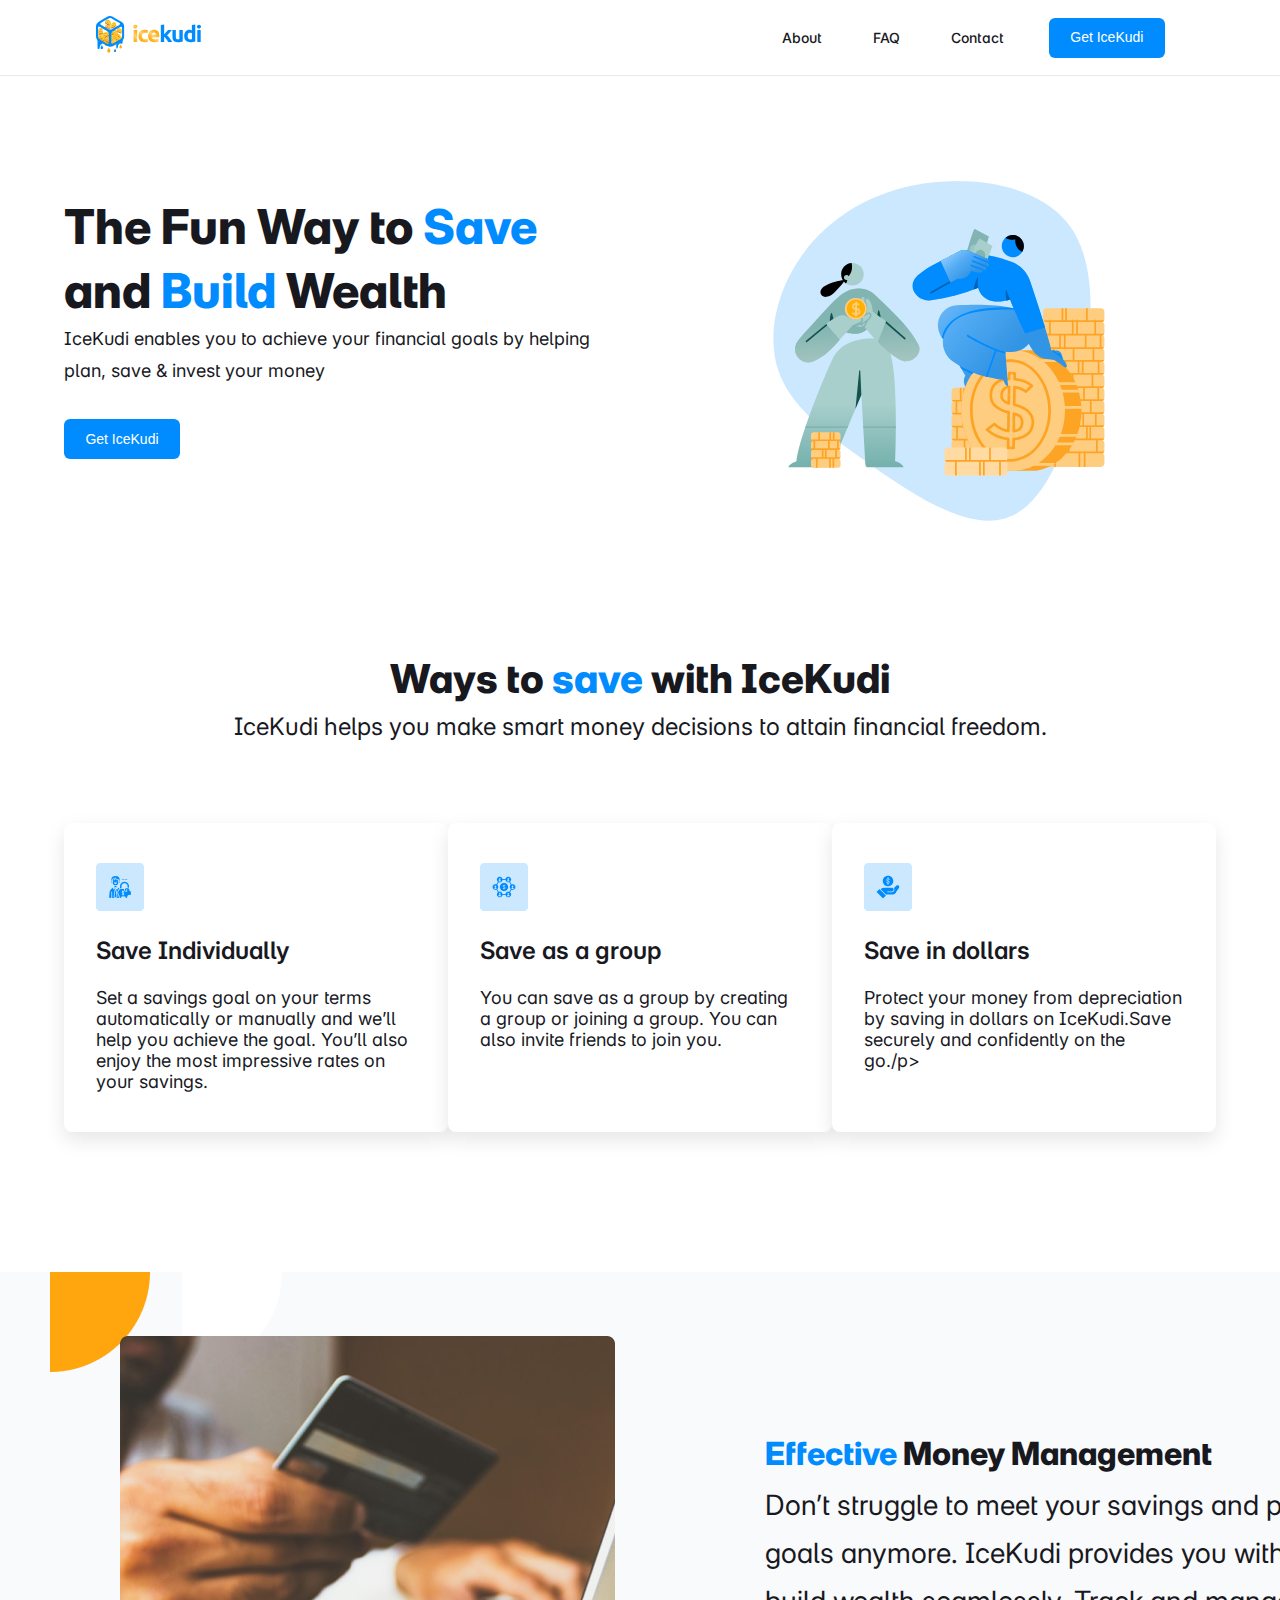
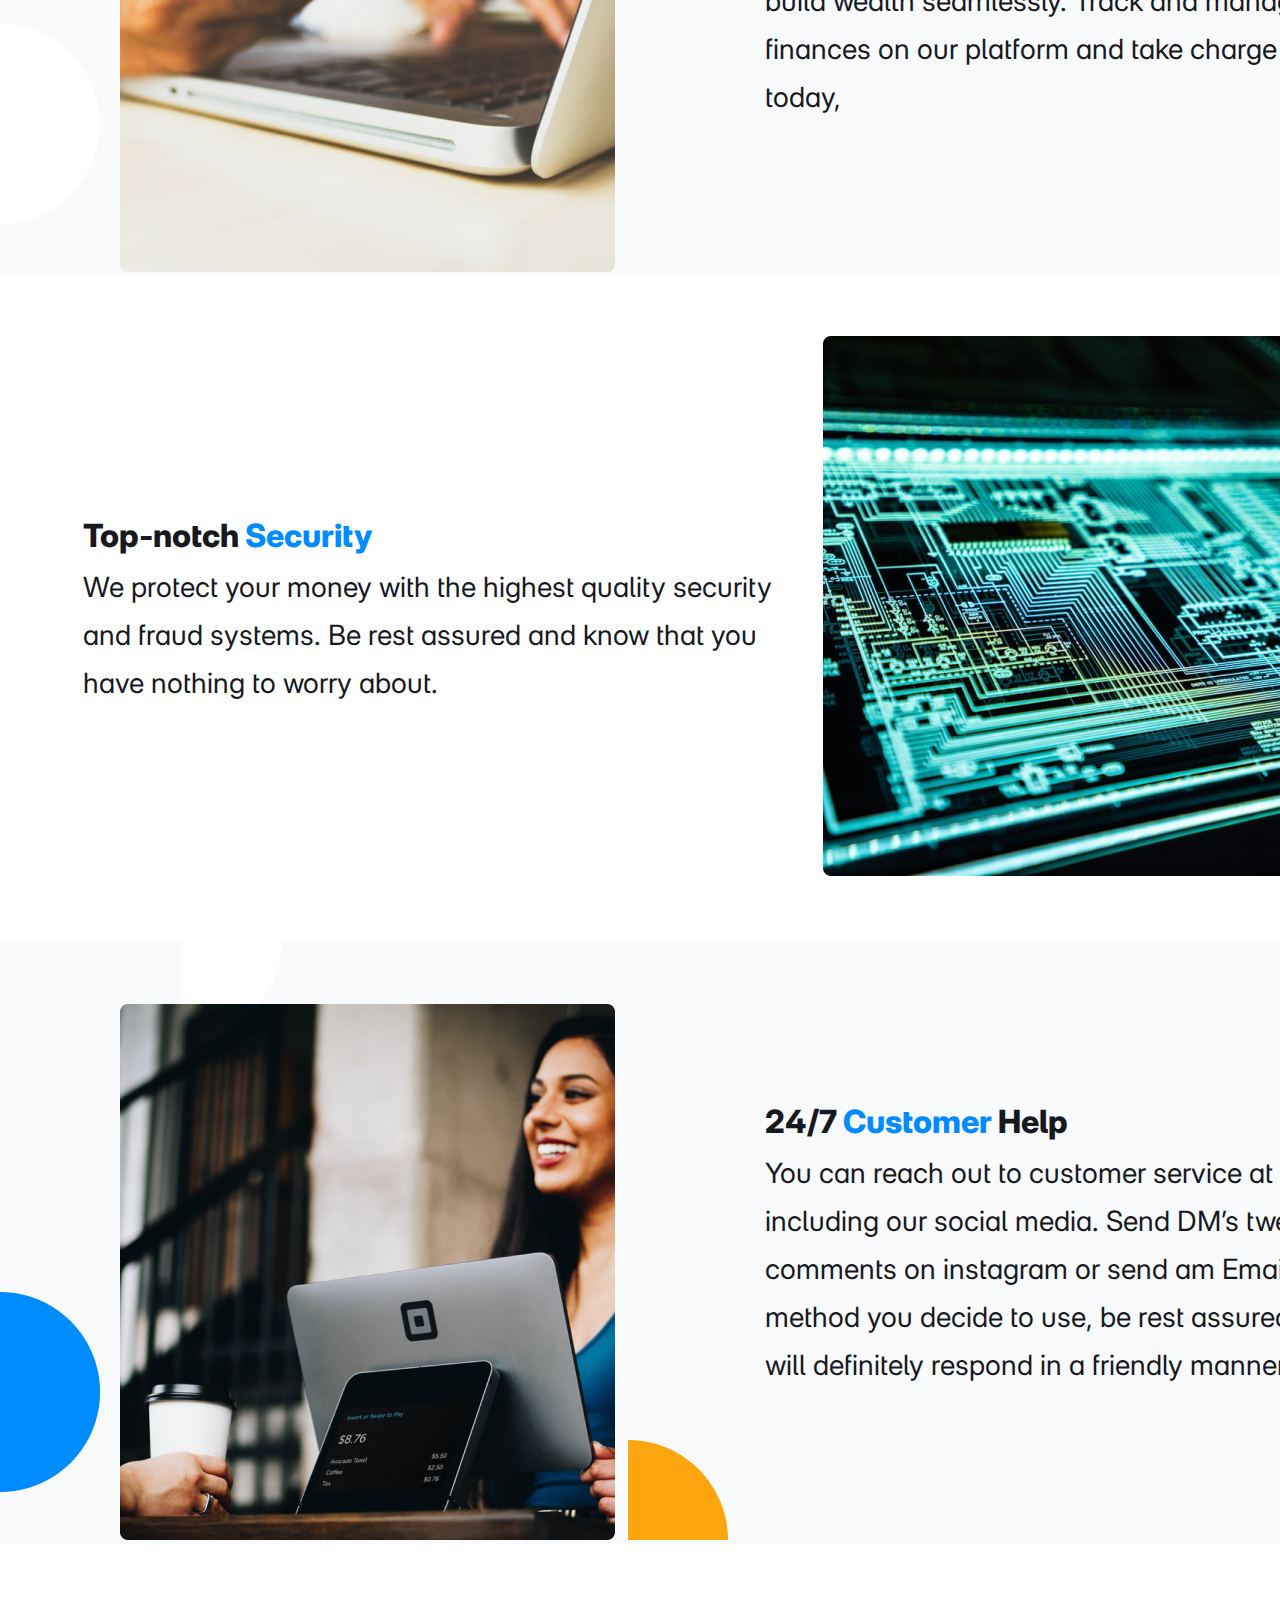
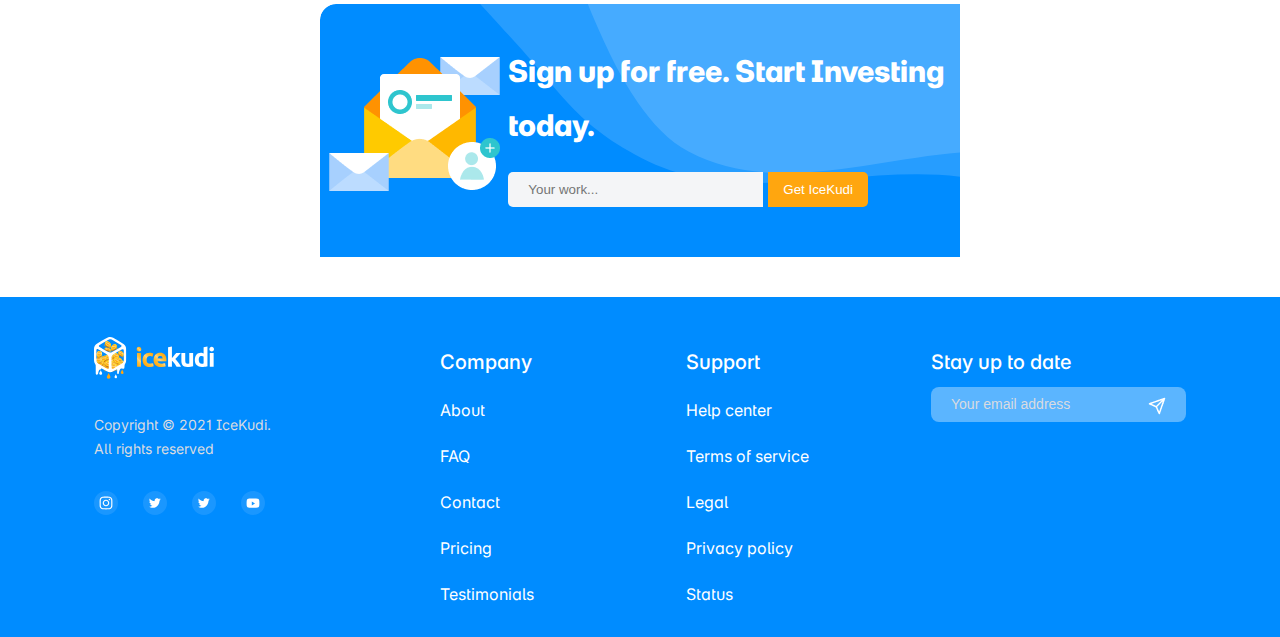
<file: index.html>
<!DOCTYPE html>
<html lang="en">
  <head>
    <meta charset="UTF-8" />
    <meta http-equiv="X-UA-Compatible" content="IE=edge" />
    <meta name="viewport" content="width=device-width, initial-scale=1.0" />
    <title>Icekudi</title>

    <link rel="stylesheet" href="css/index.css" />

    <!-------------- Google fonts link  --------------------------->
    <link
      href="https://fonts.googleapis.com/css2?family=Inter:wght@400;500;700;800&display=swap"
      rel="stylesheet"
    />
  </head>
  <body>
    <div class="content">
      <!-- NAVBAR -->
      <div class="nav-bar">
        <div class="logo">
          <a href="#"> 
            <img src="./images/logo.svg">
          </a>
        </div>
        <ul id="myLinks" class="nav-links">
          <li><a href="./about.html">About</a></li>
          <li><a href="">FAQ</a></li>
          <li><a href="./contact.html">Contact</a></li>
          <li>
            <button>
              <a href="#">Get IceKudi</a>
            </button>
          </li>
        </ul>
       <a href="javascript:void(0);" class="icon" onclick="myFunction()">
          <svg
            xmlns="http://www.w3.org/2000/svg"
            x="0px"
            y="0px"
            width="24"
            height="24"
            viewBox="0 0 50 50"
            style="fill: #000000"
          >
            <path
              d="M 2 9 L 2 11 L 48 11 L 48 9 L 2 9 z M 2 24 L 2 26 L 48 26 L 48 24 L 2 24 z M 2 39 L 2 41 L 48 41 L 48 39 L 2 39 z"
            ></path>
          </svg>
        </a>
      </div>

      <!-- CONTENT -->

      <!-- HERO -->
      <div class="hero">
        <div class="hero-content">
<div class="hero-text">
          <h4>
           The Fun Way to <span>Save</span> and <span>Build</span> Wealth
          </h4>
          <p>
            IceKudi enables you to achieve your financial goals by helping plan,
            save & invest your money
          </p>
          <button>
            <a href="#">Get IceKudi</a>
          </button>
        </div>
        <div class="hero-img">
          <img src="./images/hero.svg">
        </div>
        </div>
        
      </div>

      <div class="ways">
        <h4>Ways to <span>save</span> with IceKudi</h4>
        <p>
          IceKudi helps you make smart money decisions to attain financial
          freedom.
        </p>
      </div>
      <div class="cards">
        <div class="cardOne">
          <img src="./images/iconOne.png" />
          <p class="type">Save Individually</p>
          <p>
            Set a savings goal on your terms automatically or manually and we’ll
            help you achieve the goal. You’ll also enjoy the most impressive
            rates on your savings.
          </p>
        </div>
        <div class="cardOne">
          <img src="./images/iconTwo.png" />
          <p class="type">Save as a group</p>
          <p>
            You can save as a group by creating a group or joining a group. You
            can also invite friends to join you.
          </p>
        </div>
        <div class="cardOne">
          <img src="./images/iconThree.png" />
          <p class="type">Save in dollars</p>
          <p>
            Protect your money from depreciation by saving in dollars on
            IceKudi.Save securely and confidently on the go./p>
          </p>
        </div>
      </div>
      <div class="advantages">
        <div class="effect-img">
          <img src="./images/effective.png">
          
          </div>
          <div class="effect-text">
            <h4> <span>Effective</span> Money Management</h4>
            <P>Don’t struggle to meet your savings and personal finance goals anymore. IceKudi provides you with the tools to build wealth seamlessly. Track and manage your finances on our platform and take charge of your life today,</P>
          </div>
        </div>

        <div class="advantages security">
       
          <div class="security-text">
            <h4>Top-notch <span>Security</span></h4>
            <P>We protect your money with the highest quality security and fraud systems. Be rest assured and know that you have nothing to worry about.</P>
          </div>
           <div class="security-img">
          <img src="./images/security.png">

          </div>
        </div>

        <div class="advantages">
        <div class="effect-img">
          <img src="./images/care.png">
          </div>
          <div class="effect-text">
            <h4>24/7 <span>Customer</span> Help</h4>
            <P>You can reach out to customer service at any time, including our social media. Send DM’s tweets, leave comments on instagram or send am Email. Whichever method you decide to use, be rest assured that someone will definitely respond in a friendly manner.</P>
          </div>
        </div>

        <div class="waitlist">
          <div class="waitlist-components">
<div class="waitlist-img">
<img src="./images/Illustration.png">
          </div>

          <div class="waitlist-form">
            <h4>Sign up for free.
Start Investing today.</h4>
          <form>
            <input type="email" class=""placeholder= "Your work..."
             required>
             <button>
              <a href="#">Get IceKudi</a>
            </button>

          </form>

          </div>
          </div>
          
        </div>
      </div>

      <!-- FOOTER -->
      <section class="footer" id="contact">
        <div class="footer-components">
 <div class="left">
          <div class="footer-logo">
            <img src="./images/footer-logo.svg" />
          </div>
          <div class="copyright">
            <p>
            Copyright © 2021 IceKudi.
            </p>
            <p>All rights reserved</p>
          </div>
          

          <div class="social-media">
            <a href="#">
              <svg width="24" height="24" viewBox="0 0 24 24" fill="none" xmlns="http://www.w3.org/2000/svg">
<path opacity="0.1" fill-rule="evenodd" clip-rule="evenodd" d="M0 12C0 5.37258 5.37258 0 12 0C18.6274 0 24 5.37258 24 12C24 18.6274 18.6274 24 12 24C5.37258 24 0 18.6274 0 12Z" fill="white"/>
<path fill-rule="evenodd" clip-rule="evenodd" d="M12.0006 5.59998C10.2624 5.59998 10.0443 5.60758 9.36161 5.63864C8.68027 5.66984 8.2152 5.77771 7.80827 5.93598C7.38733 6.09945 7.03026 6.31812 6.67452 6.67399C6.31852 7.02972 6.09985 7.38679 5.93585 7.8076C5.77718 8.21467 5.66918 8.67987 5.63851 9.36095C5.60798 10.0436 5.59998 10.2619 5.59998 12C5.59998 13.7382 5.60771 13.9557 5.63864 14.6383C5.66998 15.3197 5.77784 15.7847 5.93598 16.1917C6.09958 16.6126 6.31825 16.9697 6.67412 17.3254C7.02972 17.6814 7.38679 17.9006 7.80747 18.0641C8.21467 18.2224 8.67987 18.3302 9.36108 18.3614C10.0438 18.3925 10.2618 18.4001 11.9998 18.4001C13.7381 18.4001 13.9555 18.3925 14.6382 18.3614C15.3195 18.3302 15.7851 18.2224 16.1924 18.0641C16.6132 17.9006 16.9697 17.6814 17.3253 17.3254C17.6813 16.9697 17.9 16.6126 18.064 16.1918C18.2213 15.7847 18.3293 15.3195 18.3613 14.6385C18.392 13.9558 18.4 13.7382 18.4 12C18.4 10.2619 18.392 10.0438 18.3613 9.36108C18.3293 8.67974 18.2213 8.21467 18.064 7.80773C17.9 7.38679 17.6813 7.02972 17.3253 6.67399C16.9693 6.31798 16.6133 6.09931 16.192 5.93598C15.7839 5.77771 15.3186 5.66984 14.6373 5.63864C13.9546 5.60758 13.7373 5.59998 11.9986 5.59998H12.0006ZM11.4264 6.7533C11.5968 6.75304 11.7869 6.7533 12.0005 6.7533C13.7094 6.7533 13.9119 6.75944 14.5867 6.7901C15.2107 6.81864 15.5494 6.9229 15.775 7.01051C16.0737 7.12651 16.2866 7.26517 16.5105 7.48918C16.7345 7.71318 16.8731 7.92652 16.9894 8.22518C17.077 8.45052 17.1814 8.78919 17.2098 9.4132C17.2405 10.0879 17.2471 10.2905 17.2471 11.9986C17.2471 13.7066 17.2405 13.9092 17.2098 14.5839C17.1813 15.2079 17.077 15.5466 16.9894 15.7719C16.8734 16.0706 16.7345 16.2833 16.5105 16.5071C16.2865 16.7311 16.0738 16.8698 15.775 16.9858C15.5497 17.0738 15.2107 17.1778 14.5867 17.2063C13.912 17.237 13.7094 17.2437 12.0005 17.2437C10.2916 17.2437 10.0891 17.237 9.41439 17.2063C8.79038 17.1775 8.45171 17.0733 8.22598 16.9857C7.92731 16.8697 7.71397 16.731 7.48997 16.507C7.26597 16.283 7.1273 16.0702 7.01103 15.7714C6.92343 15.5461 6.81903 15.2074 6.79063 14.5834C6.75996 13.9087 6.75383 13.706 6.75383 11.997C6.75383 10.2879 6.75996 10.0863 6.79063 9.4116C6.81916 8.78759 6.92343 8.44892 7.01103 8.22332C7.12703 7.92465 7.26597 7.71131 7.48997 7.48731C7.71397 7.26331 7.92731 7.12464 8.22598 7.00837C8.45158 6.92037 8.79038 6.81637 9.41439 6.7877C10.0048 6.76104 10.2336 6.75304 11.4264 6.7517V6.7533ZM15.4169 7.81598C14.9928 7.81598 14.6488 8.15959 14.6488 8.58372C14.6488 9.00773 14.9928 9.35173 15.4169 9.35173C15.8409 9.35173 16.1849 9.00773 16.1849 8.58372C16.1849 8.15972 15.8409 7.81598 15.4169 7.81598ZM12.0006 8.71332C10.1855 8.71332 8.71389 10.1849 8.71389 12C8.71389 13.8151 10.1855 15.2861 12.0006 15.2861C13.8157 15.2861 15.2868 13.8151 15.2868 12C15.2868 10.1849 13.8157 8.71332 12.0006 8.71332ZM12.0006 9.86667C13.1787 9.86667 14.1339 10.8217 14.1339 12C14.1339 13.1782 13.1787 14.1334 12.0006 14.1334C10.8223 14.1334 9.86721 13.1782 9.86721 12C9.86721 10.8217 10.8223 9.86667 12.0006 9.86667Z" fill="white"/>
</svg>
              <!-- <img src="./images/instagram.svg" alt="instagram" class="social-icon" /> -->
            </a>
            <a href="#">
              <svg width="24" height="24" viewBox="0 0 24 24" fill="none" xmlns="http://www.w3.org/2000/svg">
<path opacity="0.1" fill-rule="evenodd" clip-rule="evenodd" d="M0 12C0 5.37258 5.37258 0 12 0C18.6274 0 24 5.37258 24 12C24 18.6274 18.6274 24 12 24C5.37258 24 0 18.6274 0 12Z" fill="white"/>
<path fill-rule="evenodd" clip-rule="evenodd" d="M11.6406 9.75376L11.6658 10.169L11.2461 10.1181C9.71843 9.92324 8.38383 9.26227 7.25067 8.15217L6.69668 7.60136L6.55399 8.00811C6.25181 8.91483 6.44487 9.8724 7.0744 10.5164C7.41015 10.8723 7.33461 10.9232 6.75544 10.7113C6.55399 10.6435 6.37772 10.5927 6.36093 10.6181C6.30218 10.6774 6.50363 11.4486 6.66311 11.7536C6.88134 12.1773 7.32621 12.5926 7.81305 12.8383L8.22434 13.0332L7.73751 13.0417C7.26746 13.0417 7.25067 13.0502 7.30103 13.2281C7.46891 13.7789 8.13201 14.3636 8.87066 14.6179L9.39108 14.7958L8.93781 15.067C8.26631 15.4568 7.4773 15.6771 6.68829 15.6941C6.31057 15.7025 6 15.7364 6 15.7618C6 15.8466 7.02404 16.3211 7.61999 16.5076C9.40786 17.0584 11.5315 16.8211 13.1263 15.8805C14.2595 15.211 15.3926 13.8806 15.9214 12.5926C16.2068 11.9062 16.4922 10.652 16.4922 10.0504C16.4922 9.66055 16.5174 9.6097 16.9874 9.14363C17.2644 8.87246 17.5246 8.57587 17.575 8.49113C17.6589 8.33013 17.6505 8.33013 17.2224 8.47419C16.509 8.72841 16.4083 8.69451 16.7608 8.31318C17.021 8.04201 17.3316 7.55052 17.3316 7.40646C17.3316 7.38104 17.2057 7.42341 17.063 7.49967C16.9119 7.58441 16.5761 7.71152 16.3243 7.78779L15.8711 7.93185L15.4598 7.65221C15.2331 7.49967 14.9142 7.33019 14.7463 7.27935C14.3182 7.16071 13.6635 7.17766 13.2774 7.31324C12.2282 7.69458 11.5651 8.67756 11.6406 9.75376Z" fill="white"/>
</svg>

            </a>

            <a href="#">
             <svg width="24" height="24" viewBox="0 0 24 24" fill="none" xmlns="http://www.w3.org/2000/svg">
<path opacity="0.1" fill-rule="evenodd" clip-rule="evenodd" d="M0 12C0 5.37258 5.37258 0 12 0C18.6274 0 24 5.37258 24 12C24 18.6274 18.6274 24 12 24C5.37258 24 0 18.6274 0 12Z" fill="white"/>
<path fill-rule="evenodd" clip-rule="evenodd" d="M11.6406 9.75376L11.6658 10.169L11.2461 10.1181C9.71843 9.92324 8.38383 9.26227 7.25067 8.15217L6.69668 7.60136L6.55399 8.00811C6.25181 8.91483 6.44487 9.8724 7.0744 10.5164C7.41015 10.8723 7.33461 10.9232 6.75544 10.7113C6.55399 10.6435 6.37772 10.5927 6.36093 10.6181C6.30218 10.6774 6.50363 11.4486 6.66311 11.7536C6.88134 12.1773 7.32621 12.5926 7.81305 12.8383L8.22434 13.0332L7.73751 13.0417C7.26746 13.0417 7.25067 13.0502 7.30103 13.2281C7.46891 13.7789 8.13201 14.3636 8.87066 14.6179L9.39108 14.7958L8.93781 15.067C8.26631 15.4568 7.4773 15.6771 6.68829 15.6941C6.31057 15.7025 6 15.7364 6 15.7618C6 15.8466 7.02404 16.3211 7.61999 16.5076C9.40786 17.0584 11.5315 16.8211 13.1263 15.8805C14.2595 15.211 15.3926 13.8806 15.9214 12.5926C16.2068 11.9062 16.4922 10.652 16.4922 10.0504C16.4922 9.66055 16.5174 9.6097 16.9874 9.14363C17.2644 8.87246 17.5246 8.57587 17.575 8.49113C17.6589 8.33013 17.6505 8.33013 17.2224 8.47419C16.509 8.72841 16.4083 8.69451 16.7608 8.31318C17.021 8.04201 17.3316 7.55052 17.3316 7.40646C17.3316 7.38104 17.2057 7.42341 17.063 7.49967C16.9119 7.58441 16.5761 7.71152 16.3243 7.78779L15.8711 7.93185L15.4598 7.65221C15.2331 7.49967 14.9142 7.33019 14.7463 7.27935C14.3182 7.16071 13.6635 7.17766 13.2774 7.31324C12.2282 7.69458 11.5651 8.67756 11.6406 9.75376Z" fill="white"/>
</svg>

            </a>
            <a href="#">
              <svg width="24" height="24" viewBox="0 0 24 24" fill="none" xmlns="http://www.w3.org/2000/svg">
<path opacity="0.1" fill-rule="evenodd" clip-rule="evenodd" d="M0 12C0 5.37258 5.37258 0 12 0C18.6274 0 24 5.37258 24 12C24 18.6274 18.6274 24 12 24C5.37258 24 0 18.6274 0 12Z" fill="white"/>
<path fill-rule="evenodd" clip-rule="evenodd" d="M17.0008 7.8747C17.5515 8.02583 17.9853 8.47114 18.1325 9.03665C18.4 10.0616 18.4 12.2 18.4 12.2C18.4 12.2 18.4 14.3384 18.1325 15.3634C17.9853 15.9289 17.5515 16.3742 17.0008 16.5254C16.0027 16.8 12 16.8 12 16.8C12 16.8 7.99728 16.8 6.9991 16.5254C6.44834 16.3742 6.01459 15.9289 5.86739 15.3634C5.59998 14.3384 5.59998 12.2 5.59998 12.2C5.59998 12.2 5.59998 10.0616 5.86739 9.03665C6.01459 8.47114 6.44834 8.02583 6.9991 7.8747C7.99728 7.60004 12 7.60004 12 7.60004C12 7.60004 16.0027 7.60004 17.0008 7.8747ZM10.8 10.4V14.4L14 12.4001L10.8 10.4Z" fill="white"/>
</svg>

            </a>
          </div>
        </div>
        <div class="right">
          <div class="rules ice">
            <p class="header">Company</p>
            <p>About</p>
            <p>FAQ</p>
            <p>Contact </p>
            <p>Pricing</p>
            <p>Testimonials</p>
          </div>

          <div class="rules ice">
            <p class="header">Support</p>
            <p>Help center</p>
            <p>Terms of service</p>
            <p>Legal</p>
            <p>Privacy policy</p>
            <p>Status</p>
          </div>

          <div class="rules">
            <p class="header">Stay up to date</p>
            <form class="email">
            <input type="email" placeholder="Your email address" required>
<img src="./images/Vector.png" class="arrow">
          </form>
          </div>
        </div>
        </div>
       
      </section>
    </div>

   <script>
function myFunction() {
  var x = document.getElementById("myLinks");
  if (x.style.display === "block") {
    x.style.display = "none";
  } else {
    x.style.display = "block";
  }
}
</script>
  </body>
</html>
</file>
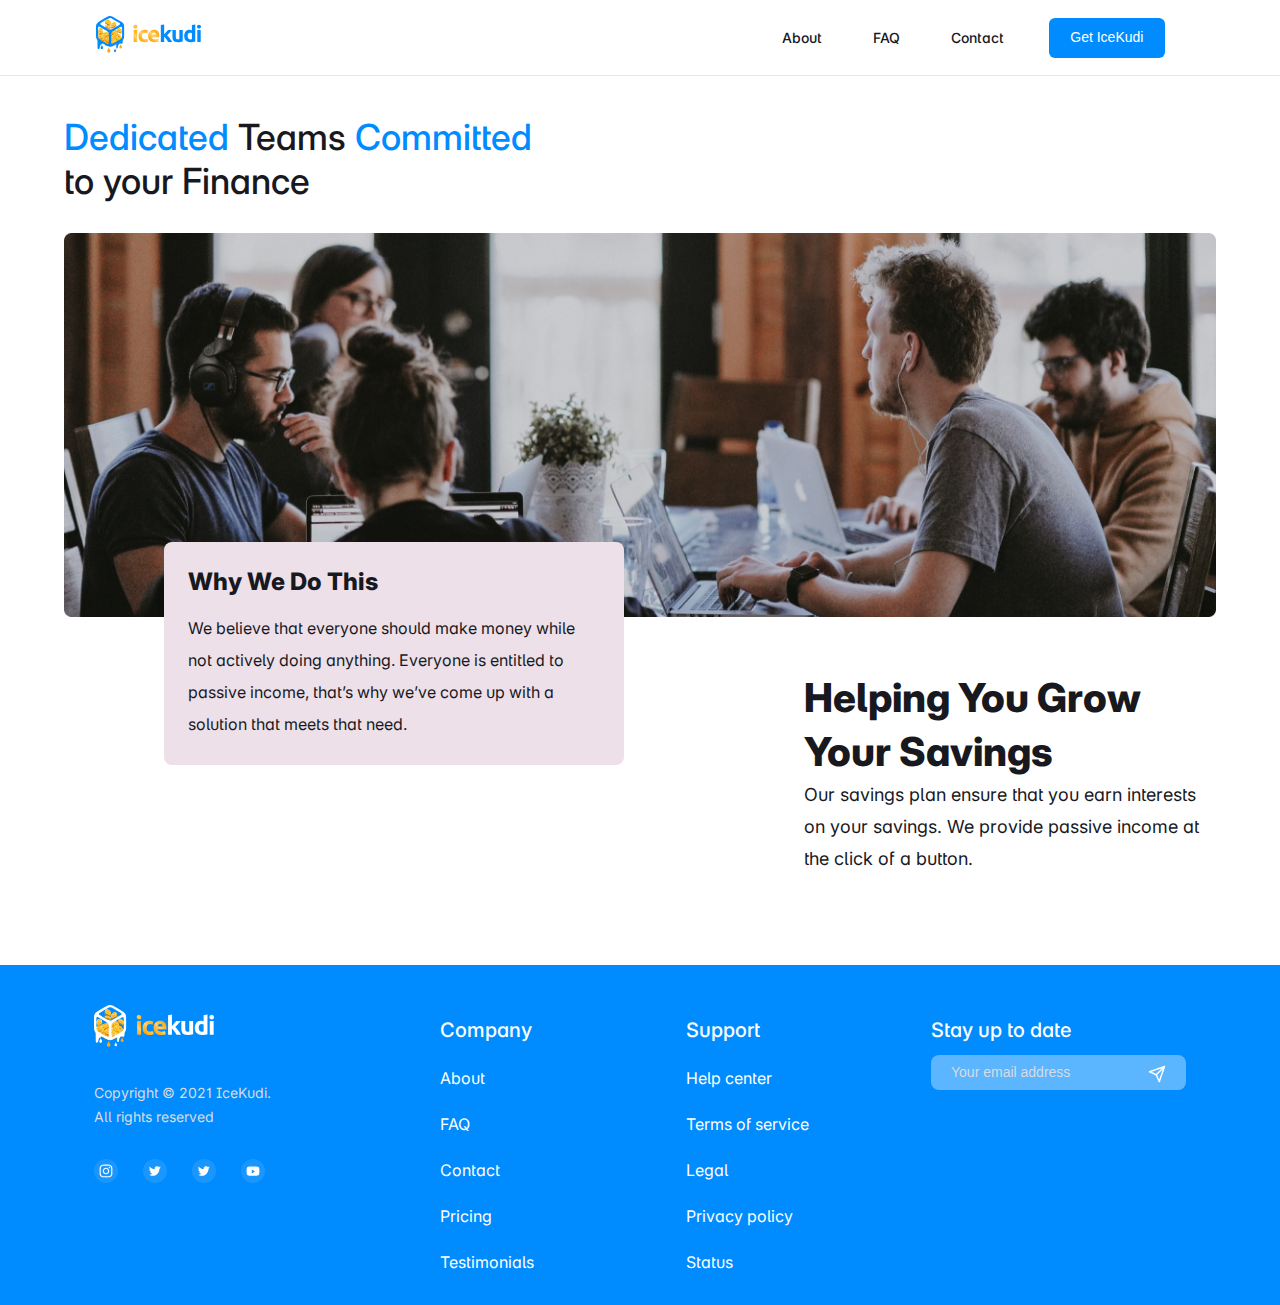
<file: about.html>
<!DOCTYPE html>
<html lang="en">
  <head>
    <meta charset="UTF-8" />
    <meta http-equiv="X-UA-Compatible" content="IE=edge" />
    <meta name="viewport" content="width=device-width, initial-scale=1.0" />
    <title>Icekudi</title>

    <link rel="stylesheet" href="css/about.css" />

    <!-------------- Google fonts link  --------------------------->
    <link
      href="https://fonts.googleapis.com/css2?family=Inter:wght@400;500;700;800&display=swap"
      rel="stylesheet"
    />
  </head>
  <body>
    <div class="content">
      <!-- NAVBAR -->
      <div class="nav-bar">
        <div class="logo">
          <a href="./index.html"> 
            <img src="./images/logo.svg">
          </a>
        </div>
        <ul id="myLinks" ref="myLinks" class="nav-links">
          <li><a href="#">About</a></li>
          <li><a href="#">FAQ</a></li>
          <li><a href="./contact.html">Contact</a></li>
          <li>
            <button>
              <a href="#">Get IceKudi</a>
            </button>
          </li>
        </ul>
        <a href="javascript:void(0);" class="icon" onclick="myFunction()">
          <svg
            xmlns="http://www.w3.org/2000/svg"
            x="0px"
            y="0px"
            width="24"
            height="24"
            viewBox="0 0 50 50"
            style="fill: #000000"
          >
            <path
              d="M 2 9 L 2 11 L 48 11 L 48 9 L 2 9 z M 2 24 L 2 26 L 48 26 L 48 24 L 2 24 z M 2 39 L 2 41 L 48 41 L 48 39 L 2 39 z"
            ></path>
          </svg>
        </a>
      </div>

      <!-- CONTENT -->

      <!-- HERO -->
  <div class="hero">
    <div class="hero-text">
      <p> <span>Dedicated</span> Teams
<span>Committed</span> to your Finance</p>
<div class="hero-img">
 <img src="./images/about-hero.png" />
</div>
     
    </div>
<div class="sub-hero">  
 <div class="card">
     <p class="header">Why We Do This</p>
     <p>We believe that everyone should make money while not actively doing anything. Everyone is entitled to passive income, that’s why we’ve come up with a solution that meets that need.</p>
      </div>

      <div class="grow">
        <h4>Helping You Grow Your Savings</h4>
        <p>
          Our savings plan ensure that you earn interests on your savings. We
          provide passive income at the click of a button.
        </p>
      </div>
</div>
   
    </div>
  </div>
      </div>

      <!-- FOOTER -->
      <section class="footer" id="contact">
        <div class="footer-components">
 <div class="left">
          <div class="footer-logo">
            <img src="./images/footer-logo.svg" />
          </div>
          <div class="copyright">
            <p>
            Copyright © 2021 IceKudi.
            </p>
            <p>All rights reserved</p>
          </div>
          

          <div class="social-media">
            <a href="#">
              <svg width="24" height="24" viewBox="0 0 24 24" fill="none" xmlns="http://www.w3.org/2000/svg">
<path opacity="0.1" fill-rule="evenodd" clip-rule="evenodd" d="M0 12C0 5.37258 5.37258 0 12 0C18.6274 0 24 5.37258 24 12C24 18.6274 18.6274 24 12 24C5.37258 24 0 18.6274 0 12Z" fill="white"/>
<path fill-rule="evenodd" clip-rule="evenodd" d="M12.0006 5.59998C10.2624 5.59998 10.0443 5.60758 9.36161 5.63864C8.68027 5.66984 8.2152 5.77771 7.80827 5.93598C7.38733 6.09945 7.03026 6.31812 6.67452 6.67399C6.31852 7.02972 6.09985 7.38679 5.93585 7.8076C5.77718 8.21467 5.66918 8.67987 5.63851 9.36095C5.60798 10.0436 5.59998 10.2619 5.59998 12C5.59998 13.7382 5.60771 13.9557 5.63864 14.6383C5.66998 15.3197 5.77784 15.7847 5.93598 16.1917C6.09958 16.6126 6.31825 16.9697 6.67412 17.3254C7.02972 17.6814 7.38679 17.9006 7.80747 18.0641C8.21467 18.2224 8.67987 18.3302 9.36108 18.3614C10.0438 18.3925 10.2618 18.4001 11.9998 18.4001C13.7381 18.4001 13.9555 18.3925 14.6382 18.3614C15.3195 18.3302 15.7851 18.2224 16.1924 18.0641C16.6132 17.9006 16.9697 17.6814 17.3253 17.3254C17.6813 16.9697 17.9 16.6126 18.064 16.1918C18.2213 15.7847 18.3293 15.3195 18.3613 14.6385C18.392 13.9558 18.4 13.7382 18.4 12C18.4 10.2619 18.392 10.0438 18.3613 9.36108C18.3293 8.67974 18.2213 8.21467 18.064 7.80773C17.9 7.38679 17.6813 7.02972 17.3253 6.67399C16.9693 6.31798 16.6133 6.09931 16.192 5.93598C15.7839 5.77771 15.3186 5.66984 14.6373 5.63864C13.9546 5.60758 13.7373 5.59998 11.9986 5.59998H12.0006ZM11.4264 6.7533C11.5968 6.75304 11.7869 6.7533 12.0005 6.7533C13.7094 6.7533 13.9119 6.75944 14.5867 6.7901C15.2107 6.81864 15.5494 6.9229 15.775 7.01051C16.0737 7.12651 16.2866 7.26517 16.5105 7.48918C16.7345 7.71318 16.8731 7.92652 16.9894 8.22518C17.077 8.45052 17.1814 8.78919 17.2098 9.4132C17.2405 10.0879 17.2471 10.2905 17.2471 11.9986C17.2471 13.7066 17.2405 13.9092 17.2098 14.5839C17.1813 15.2079 17.077 15.5466 16.9894 15.7719C16.8734 16.0706 16.7345 16.2833 16.5105 16.5071C16.2865 16.7311 16.0738 16.8698 15.775 16.9858C15.5497 17.0738 15.2107 17.1778 14.5867 17.2063C13.912 17.237 13.7094 17.2437 12.0005 17.2437C10.2916 17.2437 10.0891 17.237 9.41439 17.2063C8.79038 17.1775 8.45171 17.0733 8.22598 16.9857C7.92731 16.8697 7.71397 16.731 7.48997 16.507C7.26597 16.283 7.1273 16.0702 7.01103 15.7714C6.92343 15.5461 6.81903 15.2074 6.79063 14.5834C6.75996 13.9087 6.75383 13.706 6.75383 11.997C6.75383 10.2879 6.75996 10.0863 6.79063 9.4116C6.81916 8.78759 6.92343 8.44892 7.01103 8.22332C7.12703 7.92465 7.26597 7.71131 7.48997 7.48731C7.71397 7.26331 7.92731 7.12464 8.22598 7.00837C8.45158 6.92037 8.79038 6.81637 9.41439 6.7877C10.0048 6.76104 10.2336 6.75304 11.4264 6.7517V6.7533ZM15.4169 7.81598C14.9928 7.81598 14.6488 8.15959 14.6488 8.58372C14.6488 9.00773 14.9928 9.35173 15.4169 9.35173C15.8409 9.35173 16.1849 9.00773 16.1849 8.58372C16.1849 8.15972 15.8409 7.81598 15.4169 7.81598ZM12.0006 8.71332C10.1855 8.71332 8.71389 10.1849 8.71389 12C8.71389 13.8151 10.1855 15.2861 12.0006 15.2861C13.8157 15.2861 15.2868 13.8151 15.2868 12C15.2868 10.1849 13.8157 8.71332 12.0006 8.71332ZM12.0006 9.86667C13.1787 9.86667 14.1339 10.8217 14.1339 12C14.1339 13.1782 13.1787 14.1334 12.0006 14.1334C10.8223 14.1334 9.86721 13.1782 9.86721 12C9.86721 10.8217 10.8223 9.86667 12.0006 9.86667Z" fill="white"/>
</svg>
              <!-- <img src="./images/instagram.svg" alt="instagram" class="icon" /> -->
            </a>
            <a href="#">
              <svg width="24" height="24" viewBox="0 0 24 24" fill="none" xmlns="http://www.w3.org/2000/svg">
<path opacity="0.1" fill-rule="evenodd" clip-rule="evenodd" d="M0 12C0 5.37258 5.37258 0 12 0C18.6274 0 24 5.37258 24 12C24 18.6274 18.6274 24 12 24C5.37258 24 0 18.6274 0 12Z" fill="white"/>
<path fill-rule="evenodd" clip-rule="evenodd" d="M11.6406 9.75376L11.6658 10.169L11.2461 10.1181C9.71843 9.92324 8.38383 9.26227 7.25067 8.15217L6.69668 7.60136L6.55399 8.00811C6.25181 8.91483 6.44487 9.8724 7.0744 10.5164C7.41015 10.8723 7.33461 10.9232 6.75544 10.7113C6.55399 10.6435 6.37772 10.5927 6.36093 10.6181C6.30218 10.6774 6.50363 11.4486 6.66311 11.7536C6.88134 12.1773 7.32621 12.5926 7.81305 12.8383L8.22434 13.0332L7.73751 13.0417C7.26746 13.0417 7.25067 13.0502 7.30103 13.2281C7.46891 13.7789 8.13201 14.3636 8.87066 14.6179L9.39108 14.7958L8.93781 15.067C8.26631 15.4568 7.4773 15.6771 6.68829 15.6941C6.31057 15.7025 6 15.7364 6 15.7618C6 15.8466 7.02404 16.3211 7.61999 16.5076C9.40786 17.0584 11.5315 16.8211 13.1263 15.8805C14.2595 15.211 15.3926 13.8806 15.9214 12.5926C16.2068 11.9062 16.4922 10.652 16.4922 10.0504C16.4922 9.66055 16.5174 9.6097 16.9874 9.14363C17.2644 8.87246 17.5246 8.57587 17.575 8.49113C17.6589 8.33013 17.6505 8.33013 17.2224 8.47419C16.509 8.72841 16.4083 8.69451 16.7608 8.31318C17.021 8.04201 17.3316 7.55052 17.3316 7.40646C17.3316 7.38104 17.2057 7.42341 17.063 7.49967C16.9119 7.58441 16.5761 7.71152 16.3243 7.78779L15.8711 7.93185L15.4598 7.65221C15.2331 7.49967 14.9142 7.33019 14.7463 7.27935C14.3182 7.16071 13.6635 7.17766 13.2774 7.31324C12.2282 7.69458 11.5651 8.67756 11.6406 9.75376Z" fill="white"/>
</svg>

            </a>

            <a href="#">
             <svg width="24" height="24" viewBox="0 0 24 24" fill="none" xmlns="http://www.w3.org/2000/svg">
<path opacity="0.1" fill-rule="evenodd" clip-rule="evenodd" d="M0 12C0 5.37258 5.37258 0 12 0C18.6274 0 24 5.37258 24 12C24 18.6274 18.6274 24 12 24C5.37258 24 0 18.6274 0 12Z" fill="white"/>
<path fill-rule="evenodd" clip-rule="evenodd" d="M11.6406 9.75376L11.6658 10.169L11.2461 10.1181C9.71843 9.92324 8.38383 9.26227 7.25067 8.15217L6.69668 7.60136L6.55399 8.00811C6.25181 8.91483 6.44487 9.8724 7.0744 10.5164C7.41015 10.8723 7.33461 10.9232 6.75544 10.7113C6.55399 10.6435 6.37772 10.5927 6.36093 10.6181C6.30218 10.6774 6.50363 11.4486 6.66311 11.7536C6.88134 12.1773 7.32621 12.5926 7.81305 12.8383L8.22434 13.0332L7.73751 13.0417C7.26746 13.0417 7.25067 13.0502 7.30103 13.2281C7.46891 13.7789 8.13201 14.3636 8.87066 14.6179L9.39108 14.7958L8.93781 15.067C8.26631 15.4568 7.4773 15.6771 6.68829 15.6941C6.31057 15.7025 6 15.7364 6 15.7618C6 15.8466 7.02404 16.3211 7.61999 16.5076C9.40786 17.0584 11.5315 16.8211 13.1263 15.8805C14.2595 15.211 15.3926 13.8806 15.9214 12.5926C16.2068 11.9062 16.4922 10.652 16.4922 10.0504C16.4922 9.66055 16.5174 9.6097 16.9874 9.14363C17.2644 8.87246 17.5246 8.57587 17.575 8.49113C17.6589 8.33013 17.6505 8.33013 17.2224 8.47419C16.509 8.72841 16.4083 8.69451 16.7608 8.31318C17.021 8.04201 17.3316 7.55052 17.3316 7.40646C17.3316 7.38104 17.2057 7.42341 17.063 7.49967C16.9119 7.58441 16.5761 7.71152 16.3243 7.78779L15.8711 7.93185L15.4598 7.65221C15.2331 7.49967 14.9142 7.33019 14.7463 7.27935C14.3182 7.16071 13.6635 7.17766 13.2774 7.31324C12.2282 7.69458 11.5651 8.67756 11.6406 9.75376Z" fill="white"/>
</svg>

            </a>
            <a href="#">
              <svg width="24" height="24" viewBox="0 0 24 24" fill="none" xmlns="http://www.w3.org/2000/svg">
<path opacity="0.1" fill-rule="evenodd" clip-rule="evenodd" d="M0 12C0 5.37258 5.37258 0 12 0C18.6274 0 24 5.37258 24 12C24 18.6274 18.6274 24 12 24C5.37258 24 0 18.6274 0 12Z" fill="white"/>
<path fill-rule="evenodd" clip-rule="evenodd" d="M17.0008 7.8747C17.5515 8.02583 17.9853 8.47114 18.1325 9.03665C18.4 10.0616 18.4 12.2 18.4 12.2C18.4 12.2 18.4 14.3384 18.1325 15.3634C17.9853 15.9289 17.5515 16.3742 17.0008 16.5254C16.0027 16.8 12 16.8 12 16.8C12 16.8 7.99728 16.8 6.9991 16.5254C6.44834 16.3742 6.01459 15.9289 5.86739 15.3634C5.59998 14.3384 5.59998 12.2 5.59998 12.2C5.59998 12.2 5.59998 10.0616 5.86739 9.03665C6.01459 8.47114 6.44834 8.02583 6.9991 7.8747C7.99728 7.60004 12 7.60004 12 7.60004C12 7.60004 16.0027 7.60004 17.0008 7.8747ZM10.8 10.4V14.4L14 12.4001L10.8 10.4Z" fill="white"/>
</svg>

            </a>
          </div>
        </div>
        <div class="right">
          <div class="rules">
            <p class="header">Company</p>
            <p>About</p>
            <p>FAQ</p>
            <p>Contact </p>
            <p>Pricing</p>
            <p>Testimonials</p>
          </div>

          <div class="rules">
            <p class="header">Support</p>
            <p>Help center</p>
            <p>Terms of service</p>
            <p>Legal</p>
            <p>Privacy policy</p>
            <p>Status</p>
          </div>

          <div class="rules">
            <p class="header">Stay up to date</p>
            <form class="email">
            <input type="email" placeholder="Your email address" required>
<img src="./images/Vector.png" class="arrow">
          </form>
          </div>
        </div>
        </div>
       
      </section>
    </div>

    <script>
      function myFunction() {
        var x = document.getElementById("myLinks");
        if (x.style.display === "block") {
          x.style.display = "none";
        } else {
          x.style.display = "block";
        }
      }
    </script>
    <!-- <script src="./js/main.js"></script> -->
  </body>
</html>
</file>
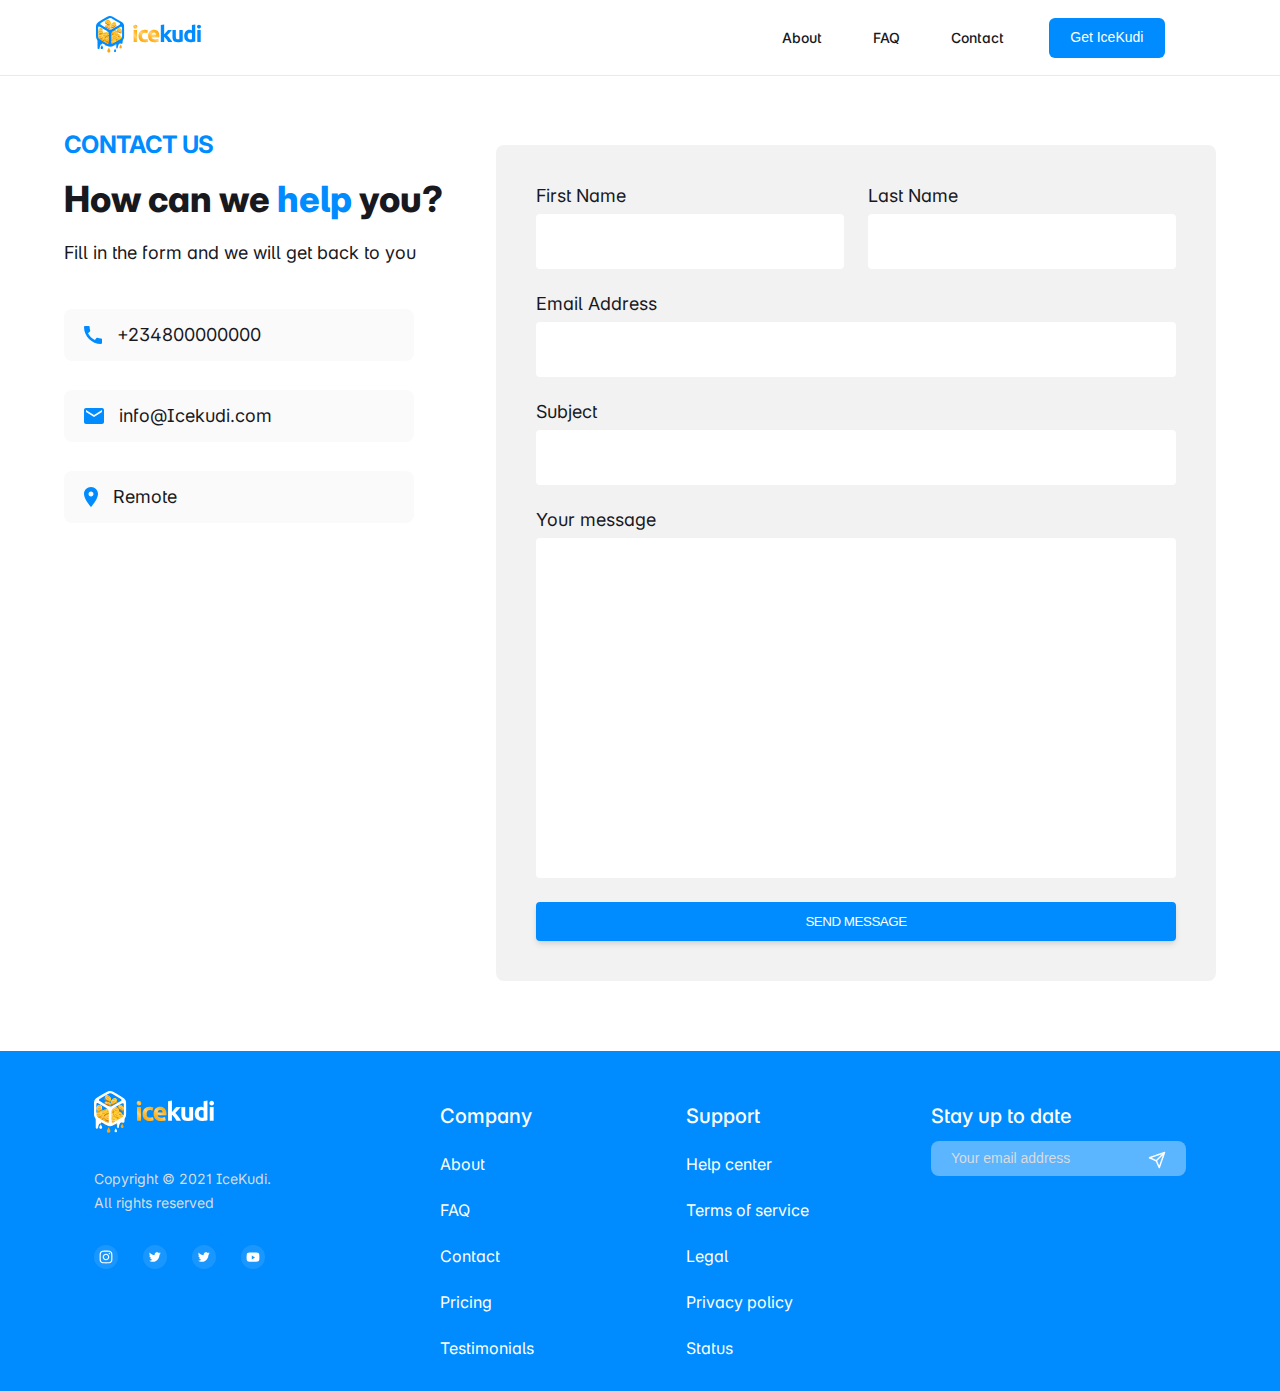
<file: contact.html>
<!DOCTYPE html>
<html lang="en">
  <head>
    <meta charset="UTF-8" />
    <meta http-equiv="X-UA-Compatible" content="IE=edge" />
    <meta name="viewport" content="width=device-width, initial-scale=1.0" />
    <title>Icekudi</title>

    <link rel="stylesheet" href="css/contact.css" />

    <!-------------- Google fonts link  --------------------------->
    <link
      href="https://fonts.googleapis.com/css2?family=Inter:wght@400;500;700;800&display=swap"
      rel="stylesheet"
    />
  </head>
  <body>
    <div class="content">
      <!-- NAVBAR -->
      <div class="nav-bar">
        <div class="logo">
          <a href="./index.html"> 
            <img src="./images/logo.svg">
          </a>
        </div>
        <ul id="myLinks" ref="myLinks" class="nav-links">
          <li><a href="./about.html">About</a></li>
          <li><a href="#">FAQ</a></li>
          <li><a href="#">Contact</a></li>
          <li>
            <button>
              <a href="#">Get IceKudi</a>
            </button>
          </li>
        </ul>
        <a href="javascript:void(0);" class="icon" onclick="myFunction()">
          <svg
            xmlns="http://www.w3.org/2000/svg"
            x="0px"
            y="0px"
            width="24"
            height="24"
            viewBox="0 0 50 50"
            style="fill: #000000"
          >
            <path
              d="M 2 9 L 2 11 L 48 11 L 48 9 L 2 9 z M 2 24 L 2 26 L 48 26 L 48 24 L 2 24 z M 2 39 L 2 41 L 48 41 L 48 39 L 2 39 z"
            ></path>
          </svg>
        </a>
      </div>

      <!-- CONTENT -->

      <!-- CONTACT -->
      <div class="contact">
 <div class="contact-details">
    <div class="contact-left">
      <h5 class="heading">CONTACT US</h5>
      <h4>How can we <span>help</span> you?</h4>
      <p>Fill in the form and we will get back to you</p>
     <div class="info-details">
       <div class="info">
         <img src="./images/call.svg">
          <p>+234800000000</p>
       </div>
       <div class="info">
         <img src="./images/message.svg">
          <p>info@Icekudi.com</p>
       </div>
       <div class="info">
         <img src="./images/remote.svg">
          <p>Remote</p>
       </div>
     </div>
    </div>

    <div class="contact-right">
     <form class="">
       <div class="details">
         <div class="contact-info">
<label>First Name</label>
       <input type="text" class="">
         </div>
          <div class="contact-info">
   <label>Last Name</label>
       <input type="text" class="">
         </div>

     
       </div>
       <div class="contact-info">
<label>Email Address</label>
 <input type="text" class="">
       </div>
        <div class="contact-info">
 <label>Subject</label>
       <input type="text" class="">
       </div>
        <div class="contact-info">
 <label>Your message</label>
       <textarea class="" rows="20" cols="45"></textarea>
       </div>

       <div class="send-btn">
 <button class="">SEND MESSAGE</button>
       </div>
        
      
       
      
     </form>

    </div>
  </div>
      </div>
 
      </div>

      <!-- FOOTER -->
      <section class="footer" id="contact">
        <div class="footer-components">
 <div class="left">
          <div class="footer-logo">
            <img src="./images/footer-logo.svg" />
          </div>
          <div class="copyright">
            <p>
            Copyright © 2021 IceKudi.
            </p>
            <p>All rights reserved</p>
          </div>
          

          <div class="social-media">
            <a href="#">
              <svg width="24" height="24" viewBox="0 0 24 24" fill="none" xmlns="http://www.w3.org/2000/svg">
<path opacity="0.1" fill-rule="evenodd" clip-rule="evenodd" d="M0 12C0 5.37258 5.37258 0 12 0C18.6274 0 24 5.37258 24 12C24 18.6274 18.6274 24 12 24C5.37258 24 0 18.6274 0 12Z" fill="white"/>
<path fill-rule="evenodd" clip-rule="evenodd" d="M12.0006 5.59998C10.2624 5.59998 10.0443 5.60758 9.36161 5.63864C8.68027 5.66984 8.2152 5.77771 7.80827 5.93598C7.38733 6.09945 7.03026 6.31812 6.67452 6.67399C6.31852 7.02972 6.09985 7.38679 5.93585 7.8076C5.77718 8.21467 5.66918 8.67987 5.63851 9.36095C5.60798 10.0436 5.59998 10.2619 5.59998 12C5.59998 13.7382 5.60771 13.9557 5.63864 14.6383C5.66998 15.3197 5.77784 15.7847 5.93598 16.1917C6.09958 16.6126 6.31825 16.9697 6.67412 17.3254C7.02972 17.6814 7.38679 17.9006 7.80747 18.0641C8.21467 18.2224 8.67987 18.3302 9.36108 18.3614C10.0438 18.3925 10.2618 18.4001 11.9998 18.4001C13.7381 18.4001 13.9555 18.3925 14.6382 18.3614C15.3195 18.3302 15.7851 18.2224 16.1924 18.0641C16.6132 17.9006 16.9697 17.6814 17.3253 17.3254C17.6813 16.9697 17.9 16.6126 18.064 16.1918C18.2213 15.7847 18.3293 15.3195 18.3613 14.6385C18.392 13.9558 18.4 13.7382 18.4 12C18.4 10.2619 18.392 10.0438 18.3613 9.36108C18.3293 8.67974 18.2213 8.21467 18.064 7.80773C17.9 7.38679 17.6813 7.02972 17.3253 6.67399C16.9693 6.31798 16.6133 6.09931 16.192 5.93598C15.7839 5.77771 15.3186 5.66984 14.6373 5.63864C13.9546 5.60758 13.7373 5.59998 11.9986 5.59998H12.0006ZM11.4264 6.7533C11.5968 6.75304 11.7869 6.7533 12.0005 6.7533C13.7094 6.7533 13.9119 6.75944 14.5867 6.7901C15.2107 6.81864 15.5494 6.9229 15.775 7.01051C16.0737 7.12651 16.2866 7.26517 16.5105 7.48918C16.7345 7.71318 16.8731 7.92652 16.9894 8.22518C17.077 8.45052 17.1814 8.78919 17.2098 9.4132C17.2405 10.0879 17.2471 10.2905 17.2471 11.9986C17.2471 13.7066 17.2405 13.9092 17.2098 14.5839C17.1813 15.2079 17.077 15.5466 16.9894 15.7719C16.8734 16.0706 16.7345 16.2833 16.5105 16.5071C16.2865 16.7311 16.0738 16.8698 15.775 16.9858C15.5497 17.0738 15.2107 17.1778 14.5867 17.2063C13.912 17.237 13.7094 17.2437 12.0005 17.2437C10.2916 17.2437 10.0891 17.237 9.41439 17.2063C8.79038 17.1775 8.45171 17.0733 8.22598 16.9857C7.92731 16.8697 7.71397 16.731 7.48997 16.507C7.26597 16.283 7.1273 16.0702 7.01103 15.7714C6.92343 15.5461 6.81903 15.2074 6.79063 14.5834C6.75996 13.9087 6.75383 13.706 6.75383 11.997C6.75383 10.2879 6.75996 10.0863 6.79063 9.4116C6.81916 8.78759 6.92343 8.44892 7.01103 8.22332C7.12703 7.92465 7.26597 7.71131 7.48997 7.48731C7.71397 7.26331 7.92731 7.12464 8.22598 7.00837C8.45158 6.92037 8.79038 6.81637 9.41439 6.7877C10.0048 6.76104 10.2336 6.75304 11.4264 6.7517V6.7533ZM15.4169 7.81598C14.9928 7.81598 14.6488 8.15959 14.6488 8.58372C14.6488 9.00773 14.9928 9.35173 15.4169 9.35173C15.8409 9.35173 16.1849 9.00773 16.1849 8.58372C16.1849 8.15972 15.8409 7.81598 15.4169 7.81598ZM12.0006 8.71332C10.1855 8.71332 8.71389 10.1849 8.71389 12C8.71389 13.8151 10.1855 15.2861 12.0006 15.2861C13.8157 15.2861 15.2868 13.8151 15.2868 12C15.2868 10.1849 13.8157 8.71332 12.0006 8.71332ZM12.0006 9.86667C13.1787 9.86667 14.1339 10.8217 14.1339 12C14.1339 13.1782 13.1787 14.1334 12.0006 14.1334C10.8223 14.1334 9.86721 13.1782 9.86721 12C9.86721 10.8217 10.8223 9.86667 12.0006 9.86667Z" fill="white"/>
</svg>
              <!-- <img src="./images/instagram.svg" alt="instagram" class="icon" /> -->
            </a>
            <a href="#">
              <svg width="24" height="24" viewBox="0 0 24 24" fill="none" xmlns="http://www.w3.org/2000/svg">
<path opacity="0.1" fill-rule="evenodd" clip-rule="evenodd" d="M0 12C0 5.37258 5.37258 0 12 0C18.6274 0 24 5.37258 24 12C24 18.6274 18.6274 24 12 24C5.37258 24 0 18.6274 0 12Z" fill="white"/>
<path fill-rule="evenodd" clip-rule="evenodd" d="M11.6406 9.75376L11.6658 10.169L11.2461 10.1181C9.71843 9.92324 8.38383 9.26227 7.25067 8.15217L6.69668 7.60136L6.55399 8.00811C6.25181 8.91483 6.44487 9.8724 7.0744 10.5164C7.41015 10.8723 7.33461 10.9232 6.75544 10.7113C6.55399 10.6435 6.37772 10.5927 6.36093 10.6181C6.30218 10.6774 6.50363 11.4486 6.66311 11.7536C6.88134 12.1773 7.32621 12.5926 7.81305 12.8383L8.22434 13.0332L7.73751 13.0417C7.26746 13.0417 7.25067 13.0502 7.30103 13.2281C7.46891 13.7789 8.13201 14.3636 8.87066 14.6179L9.39108 14.7958L8.93781 15.067C8.26631 15.4568 7.4773 15.6771 6.68829 15.6941C6.31057 15.7025 6 15.7364 6 15.7618C6 15.8466 7.02404 16.3211 7.61999 16.5076C9.40786 17.0584 11.5315 16.8211 13.1263 15.8805C14.2595 15.211 15.3926 13.8806 15.9214 12.5926C16.2068 11.9062 16.4922 10.652 16.4922 10.0504C16.4922 9.66055 16.5174 9.6097 16.9874 9.14363C17.2644 8.87246 17.5246 8.57587 17.575 8.49113C17.6589 8.33013 17.6505 8.33013 17.2224 8.47419C16.509 8.72841 16.4083 8.69451 16.7608 8.31318C17.021 8.04201 17.3316 7.55052 17.3316 7.40646C17.3316 7.38104 17.2057 7.42341 17.063 7.49967C16.9119 7.58441 16.5761 7.71152 16.3243 7.78779L15.8711 7.93185L15.4598 7.65221C15.2331 7.49967 14.9142 7.33019 14.7463 7.27935C14.3182 7.16071 13.6635 7.17766 13.2774 7.31324C12.2282 7.69458 11.5651 8.67756 11.6406 9.75376Z" fill="white"/>
</svg>

            </a>

            <a href="#">
             <svg width="24" height="24" viewBox="0 0 24 24" fill="none" xmlns="http://www.w3.org/2000/svg">
<path opacity="0.1" fill-rule="evenodd" clip-rule="evenodd" d="M0 12C0 5.37258 5.37258 0 12 0C18.6274 0 24 5.37258 24 12C24 18.6274 18.6274 24 12 24C5.37258 24 0 18.6274 0 12Z" fill="white"/>
<path fill-rule="evenodd" clip-rule="evenodd" d="M11.6406 9.75376L11.6658 10.169L11.2461 10.1181C9.71843 9.92324 8.38383 9.26227 7.25067 8.15217L6.69668 7.60136L6.55399 8.00811C6.25181 8.91483 6.44487 9.8724 7.0744 10.5164C7.41015 10.8723 7.33461 10.9232 6.75544 10.7113C6.55399 10.6435 6.37772 10.5927 6.36093 10.6181C6.30218 10.6774 6.50363 11.4486 6.66311 11.7536C6.88134 12.1773 7.32621 12.5926 7.81305 12.8383L8.22434 13.0332L7.73751 13.0417C7.26746 13.0417 7.25067 13.0502 7.30103 13.2281C7.46891 13.7789 8.13201 14.3636 8.87066 14.6179L9.39108 14.7958L8.93781 15.067C8.26631 15.4568 7.4773 15.6771 6.68829 15.6941C6.31057 15.7025 6 15.7364 6 15.7618C6 15.8466 7.02404 16.3211 7.61999 16.5076C9.40786 17.0584 11.5315 16.8211 13.1263 15.8805C14.2595 15.211 15.3926 13.8806 15.9214 12.5926C16.2068 11.9062 16.4922 10.652 16.4922 10.0504C16.4922 9.66055 16.5174 9.6097 16.9874 9.14363C17.2644 8.87246 17.5246 8.57587 17.575 8.49113C17.6589 8.33013 17.6505 8.33013 17.2224 8.47419C16.509 8.72841 16.4083 8.69451 16.7608 8.31318C17.021 8.04201 17.3316 7.55052 17.3316 7.40646C17.3316 7.38104 17.2057 7.42341 17.063 7.49967C16.9119 7.58441 16.5761 7.71152 16.3243 7.78779L15.8711 7.93185L15.4598 7.65221C15.2331 7.49967 14.9142 7.33019 14.7463 7.27935C14.3182 7.16071 13.6635 7.17766 13.2774 7.31324C12.2282 7.69458 11.5651 8.67756 11.6406 9.75376Z" fill="white"/>
</svg>

            </a>
            <a href="#">
              <svg width="24" height="24" viewBox="0 0 24 24" fill="none" xmlns="http://www.w3.org/2000/svg">
<path opacity="0.1" fill-rule="evenodd" clip-rule="evenodd" d="M0 12C0 5.37258 5.37258 0 12 0C18.6274 0 24 5.37258 24 12C24 18.6274 18.6274 24 12 24C5.37258 24 0 18.6274 0 12Z" fill="white"/>
<path fill-rule="evenodd" clip-rule="evenodd" d="M17.0008 7.8747C17.5515 8.02583 17.9853 8.47114 18.1325 9.03665C18.4 10.0616 18.4 12.2 18.4 12.2C18.4 12.2 18.4 14.3384 18.1325 15.3634C17.9853 15.9289 17.5515 16.3742 17.0008 16.5254C16.0027 16.8 12 16.8 12 16.8C12 16.8 7.99728 16.8 6.9991 16.5254C6.44834 16.3742 6.01459 15.9289 5.86739 15.3634C5.59998 14.3384 5.59998 12.2 5.59998 12.2C5.59998 12.2 5.59998 10.0616 5.86739 9.03665C6.01459 8.47114 6.44834 8.02583 6.9991 7.8747C7.99728 7.60004 12 7.60004 12 7.60004C12 7.60004 16.0027 7.60004 17.0008 7.8747ZM10.8 10.4V14.4L14 12.4001L10.8 10.4Z" fill="white"/>
</svg>

            </a>
          </div>
        </div>
        <div class="right">
          <div class="rules">
            <p class="header">Company</p>
            <p>About</p>
            <p>FAQ</p>
            <p>Contact </p>
            <p>Pricing</p>
            <p>Testimonials</p>
          </div>

          <div class="rules">
            <p class="header">Support</p>
            <p>Help center</p>
            <p>Terms of service</p>
            <p>Legal</p>
            <p>Privacy policy</p>
            <p>Status</p>
          </div>

          <div class="rules">
            <p class="header">Stay up to date</p>
            <form class="email">
            <input type="email" placeholder="Your email address" required>
<img src="./images/Vector.png" class="arrow">
          </form>
          </div>
        </div>
        </div>
       
      </section>
    </div>

    <script>
      function myFunction() {
        var x = document.getElementById("myLinks");
        if (x.style.display === "block") {
          x.style.display = "none";
        } else {
          x.style.display = "block";
        }
      }
    </script>
    <!-- <script src="./js/main.js"></script> -->
  </body>
</html>
</file>
<file: css/index.css>
/* GLOBAL STYLES */
*,
*::before,
*::after {
  margin: 0;
  padding: 0;
  box-sizing: border-box;
}

html {
  font-size: 16px;
  overflow-x: hidden;
}

body {
  font-family: "Inter", sans-serif;
  color: #18191f;
  font-weight: normal;
  font-feature-settings: "salt" on, "liga" off;
  text-rendering: optimizeLegibility;
  font-style: normal;
  font-size: 18px;
}

a {
  text-decoration: none;
}

ul {
  list-style: none;
}

i,
a,
button {
  cursor: pointer;
}

/* NAV STYLES */
div.nav-bar {
  display: flex;
  justify-content: space-between;
  padding: 1rem 6rem;
  width: 100%;
  background: #fff;
  box-shadow: 0px 1px 0px #e5e9f2;
}

div.logo {
  font-size: 1.5rem;
  color: #bcc3c7;
}

ul.nav-links {
  display: flex;
  justify-content: center;
  justify-content: space-between;
  align-items: center;
}

ul li {
  margin: 0 1.5vw;
  list-style: none;
  font-size: 1.1rem;
}
.hero button{
   box-sizing: border-box;
  border-radius: 6px;
  padding: 10px 15px;
  border-style: none;
  background: #008cff;
  margin-top: 32px;
}
ul li a, .hero button a {
  text-decoration: none;
  padding: 0.5vw;
  font-weight: 500;
  font-size: 14px;
  line-height: 20px;
  color: #18191f;
}
ul li button{
  box-sizing: border-box;
  border-radius: 6px;
  padding: 10px 15px;
  border-style: none;
  background: #008cff;
}
ul li button a, .hero button a {
  color: #fff;
}
.icon {
  display: none;
}

/* BODY */
.content {
  width: 100%;
}

/* HERO STYLES */
.hero{
    width: 90%;
    margin: 40px auto;
     display: flex;
  justify-content: space-between;
}
.hero-content {
  display: flex;
  justify-content: space-between;
  width: 100%;
  
}
.hero-text{
  margin-top: 80px;
}
.hero-text h4{
  font-weight: 800;
font-size: 48px;
line-height: 64px;
width: 540px;
}
.hero-text p{
  width: 540px;
  font-size: 18px;
line-height: 32px;
}
.hero-img img{
  display: block;
  width: 70%;
  margin: 0 auto;
}

/* WAYS STYLES */
.ways {
  text-align: center;
  width: 90%;
  margin: 40px auto;
  padding: 20px 0;
}
.ways h4 {
  font-weight: 800;
  font-size: 40px;
  line-height: 64px;
}
.ways p {
  text-align: center;
  font-size: 24px;
  line-height: 32px;
}

/* CARDS STYLES */
.cards {
  width: 90%;
   display: flex;
  justify-content: space-between;
  margin: 40px auto 120px;
  padding: 20px 0;
}
.cardOne {
  width: 450px;
  background: #ffffff;
  box-shadow: 0px 8px 20px rgba(0, 0, 0, 0.1);
  border-radius: 8px;
  padding: 40px 32px;
}
.cardOne .type {
  font-weight: 600;
  font-size: 24px;
  line-height: 32px;
  padding: 20px 0;
}

/* ADVANTAGES STYLES */
.advantages {
  display: grid;
  grid-template-columns: 1fr 1fr;
  grid-gap: 30px;
  width: 100%;
  display: flex;
  justify-content: space-between;
  align-items: center;
  background: #f9fafc;
  margin-bottom: 60px;
}
.security{
  background-color: #fff;
}
.security-text {
  margin-left: 6.5%;
}
.security-img {
  margin-right: 6.5%;
}
.effect-text {
  margin-right: 6.5%;
}
.effect-text h4,
.security-text h4 {
  font-weight: 800;
  font-size: 32px;
  line-height: 54px;
}
.effect-text p,
.security-text p {
  width: 710px;
  font-size: 28px;
  line-height: 48px;
}
.hero span,.effect-text span,
.security-text span,
.ways span {
  color: #008cff;
}

/* WAITLIST STYLES */
.waitlist{
  background-image: url("../images/bg.svg");
width: 50%;
 margin: 40px auto;
  padding: 40px 0 20px;
}
.waitlist-components{
 display: flex;
  justify-content: space-evenly;
  
 
}
.waitlist h4 {
  font-weight: 800;
font-size: 30px;
line-height: 54px;
color: #fff;
width: 445px;
margin-bottom: 20px;
}
.waitlist-form{
  margin-bottom: 30px;
}
.waitlist input {
  background: #F4F5F7;
border-radius: 5px 0px 0px 5px;
padding: 10px 20px;
width: 255px;
border-style: none;
}
.waitlist button{
  background: #FFA60F;
border-radius: 0px 5px 5px 0px;
padding: 10px 15px;
  border-style: none;
 
}
.waitlist-form button a{
 color: #fff;
}

/* FOOTER STYLES */

.footer {
  background: #008cff;
  width: 100%;
}
.footer-logo{
  margin: 0 0 30px;
}
.footer-components {
  display: flex;
  justify-content: space-between;
  width: 90%;
  margin: 20px auto 0;
  padding: 0 30px 20px;
}
.left{
   margin-top: 40px;
}
.right {
  display: grid;
  grid-template-columns: 1fr 1fr 1fr;
  grid-gap: 30px;
  margin-top: 40px;
}
.rules .header {
  font-weight: 500;
  font-size: 20px;
  line-height: 30px;
}
.rules p {
  padding: 10px 0;
  font-weight: normal;
  font-size: 16px;
  line-height: 26px;
  color: #fff;
}

.copyright {
  font-weight: normal;
  font-size: 14px;
  line-height: 24px;
  width: 346px;
  color: #d9dbe1;
}
.social-media {
  margin-top: 30px;
}

.social-media svg {
  margin-right: 20px;
}
.rules input{
  background: rgba(255, 255, 255, 0.356);
/* opacity: 0.2; */
border-radius: 8px;
padding: 10px 20px;
width: 255px;
border-style: none;
}
.rules input::placeholder{
font-weight: normal;
font-size: 14px;
line-height: 24px;
color: #D9DBE1 !important;
}
.email{
  position: relative;
}
.arrow{
  position: absolute;
  top:10px;
  right: 20px;
  cursor: pointer;
}
/* MEDIA QUERIES */

@media  (max-width: 1024px) {
.content {
  width: 100%;
}

/* HERO STYLES */
.hero{
    width: 90%;
    margin: 40px auto;
     display: flex;
  justify-content: space-between;
}
.hero-img{
  display: none;
}
.hero-content {
  display: flex;
  justify-content: space-between;
  width: 100%;
  
}
.hero-text{
  margin-top: 80px;
}
.hero-text h4{
width: 100%;
}
.hero-text p{
width: 100%;
}
.hero-img img{
  display: block;
  width: 70%;
  margin: 0 auto;
}
/* CARDS STYLES */
.cards {
  display: block;
 
}
.cardOne {
  width: 90%;
  margin: 20px auto;
}
/* ADVANTAGES STYLES */
.advantages {
  display: block;
   width: 90%;
  margin: 20px auto;
  align-items: center;
  background: #f9fafc;
  margin-bottom: 60px;
}
.effect-text,.security-text{
  width: 90%;
  margin: 20px auto;
}
.effect-text h4,
.security-text h4 {
  width: 100%;
  text-align: center;
}
.effect-text p,
.security-text p {
  width: 100%;
  text-align: center;
}
/* WAITLIST STYLES */
.waitlist{
  width: 80%;
}

.security-img{
    display: none;
  }

}

@media  (max-width: 768px) {
  div.nav-bar {
    padding: 10px 5px;
    width: 100%;
    display: block;
    position: relative;
  }
  div.logo {
    width: 100%;
    display: block;
  }
  ul {
    display: block;
  }
  ul.nav-links {
    display: block;
    width: 100%;
    margin-top: 20px;
  }

  ul li {
    list-style: none;
    font-size: 1.1rem;
    width: 100%;
    text-align: center;
    padding: 10px 20px;
    margin: 0px;
  }
  .icon {
    display: block;
    position: absolute;
    right: 0;
    top: 10px;
    padding: 10px 10px;
    font-size: 1.5em;
    color: white;
  }
  #myLinks {
    display: none;
  }
  .effect-img,.security-img,.hero-img{
    display: none;
  }
  /* FOOTER STYLES */
.footer-components {
  display: flex;
  justify-content: space-between;
  display: block;
  width: 90%;
  margin: 20px auto 0;
  padding: 0 30px 20px;
}
.left{
   margin-top: 40px;
}
.right {
  display: grid;
  grid-template-columns: 1fr 1fr 1fr;
  grid-gap: 30px;
  margin-top: 40px;
}
/* WAITLIST STYLES */
.waitlist{
  display: block;
  width: 80%;
  padding: 40px 40px 20px;
}
.waitlist-components{
 display: block;
 padding: auto;
  
}
.waitlist h4 {
  font-weight: 800;
font-size: 30px;
line-height: 54px;
width: 90%;
}
.waitlist input {
padding: 10px 20px;
width: 60%;
}
.footer-components {
  /* display: block; */
  align-items: center;
  justify-content: center;
}
.right{
  display: none;
}
}
</file>
<file: css/about.css>
/* GLOBAL STYLES */
*,
*::before,
*::after {
  margin: 0;
  padding: 0;
  box-sizing: border-box;
}

html {
  font-size: 16px;
  overflow-x: hidden;
}

body {
  font-family: "Inter", sans-serif;
  color: #18191f;
  font-weight: normal;
  font-feature-settings: "salt" on, "liga" off;
  text-rendering: optimizeLegibility;
  font-style: normal;
  font-size: 18px;
}

a {
  text-decoration: none;
}

ul {
  list-style: none;
}

i,
a,
button {
  cursor: pointer;
}

/* NAV STYLES */
div.nav-bar {
  display: flex;
  justify-content: space-between;
  padding: 1rem 6rem;
  width: 100%;
  background: #fff;
  box-shadow: 0px 1px 0px #e5e9f2;
}

div.logo {
  font-size: 1.5rem;
  color: #bcc3c7;
}

ul.nav-links {
  display: flex;
  justify-content: center;
  justify-content: space-between;
  align-items: center;
}

ul li {
  margin: 0 1.5vw;
  list-style: none;
  font-size: 1.1rem;
}
.hero button {
  box-sizing: border-box;
  border-radius: 6px;
  padding: 10px 15px;
  border-style: none;
  background: #008cff;
  margin-top: 32px;
}
ul li a,
.hero button a {
  text-decoration: none;
  padding: 0.5vw;
  font-weight: 500;
  font-size: 14px;
  line-height: 20px;
  color: #18191f;
}
ul li button {
  box-sizing: border-box;
  border-radius: 6px;
  padding: 10px 15px;
  border-style: none;
  background: #008cff;
}
ul li button a,
.hero button a {
  color: #fff;
}
.icon {
  display: none;
}

/* HERO STYLES */
.hero {
  width: 90%;
  margin: 40px auto;
}
.hero-text p {
  font-weight: 500;
  font-size: 36px;
  line-height: 44px;
  width: 469px;
  margin-bottom: 30px;
}
.hero-text span {
  color: #008cff;
}

.hero-img img {
  width: 100%;
}
.sub-hero {
  position: relative;
  display: flex;
  justify-content: space-between;
}
.grow {
  margin: 50px 0 50px auto;
}
.grow h4 {
  font-weight: 800;
  font-size: 40px;
  line-height: 54px;
  width: 412px;
}
.grow p {
  font-weight: normal;
  font-size: 18px;
  line-height: 32px;
  width: 412px;
}
.card {
  position: absolute;
  background: #ede0e9;
  border-radius: 8px;
  padding: 25px 24px;
  width: 460px;
  bottom: 160px;
  left: 100px;
}
.card .header {
  font-weight: 800;
  font-size: 24px;
  line-height: 29px;
  padding-bottom: 16px;
}
.card p {
  font-weight: normal;
  font-size: 16px;
  line-height: 32px;
  width: 412px;
}

/* FOOTER STYLES */

.footer {
  background: #008cff;
  width: 100%;
}
.footer-logo {
  margin: 0 0 30px;
}
.footer-components {
  display: flex;
  justify-content: space-between;
  width: 90%;
  margin: 20px auto 0;
  padding: 0 30px 20px;
}
.left {
  margin-top: 40px;
}
.right {
  display: grid;
  grid-template-columns: 1fr 1fr 1fr;
  grid-gap: 30px;
  margin-top: 40px;
}
.rules .header {
  font-weight: 500;
  font-size: 20px;
  line-height: 30px;
}
.rules p {
  padding: 10px 0;
  font-weight: normal;
  font-size: 16px;
  line-height: 26px;
  color: #fff;
}

.copyright {
  font-weight: normal;
  font-size: 14px;
  line-height: 24px;
  width: 346px;
  color: #d9dbe1;
}
.social-media {
  margin-top: 30px;
}

.social-media svg {
  margin-right: 20px;
}
.rules input {
  background: rgba(255, 255, 255, 0.356);
  /* opacity: 0.2; */
  border-radius: 8px;
  padding: 10px 20px;
  width: 255px;
  border-style: none;
}
.rules input::placeholder {
  font-weight: normal;
  font-size: 14px;
  line-height: 24px;
  color: #d9dbe1 !important;
}
.email {
  position: relative;
}
.arrow {
  position: absolute;
  top: 10px;
  right: 20px;
  cursor: pointer;
}
/* MEDIA QUERIES */

@media  (max-width: 768px) {
  div.nav-bar {
    padding: 10px 5px;
    width: 100%;
    display: block;
    position: relative;
  }
  div.logo {
    width: 100%;
    display: block;
  }
  ul {
    display: block;
  }
  ul.nav-links {
    display: block;
    width: 100%;
    margin-top: 20px;
  }

  ul li {
    list-style: none;
    font-size: 1.1rem;
    width: 100%;
    text-align: center;
    padding: 10px 20px;
    margin: 0px;
  }
  .icon {
    display: block;
    position: absolute;
    right: 0;
    top: 10px;
    padding: 10px 10px;
    font-size: 1.5em;
    color: white;
  }
  #myLinks {
    display: none;
  }
  /* FOOTER STYLES */
.footer-components {
  display: flex;
  justify-content: space-between;
  display: block;
  width: 90%;
  margin: 20px auto 0;
  padding: 0 30px 20px;
}
.left{
   margin-top: 40px;
}
.right {
  display: grid;
  grid-template-columns: 1fr 1fr 1fr;
  grid-gap: 30px;
  margin-top: 40px;
}
.card{
  display: none;
}
.hero-text p{
  width:100%;
}
.grow h4{
  width: 100%;
}
.grow p{
  width: 100%;
}
.sub-hero {
  display: block;
  /* justify-content: space-between; */
}

/* WAITLIST STYLES */
.waitlist{
  display: block;
  width: 80%;
  padding: 40px 40px 20px;
}
.waitlist-components{
 display: block;
 padding: auto;
  
}
.waitlist h4 {
  font-weight: 800;
font-size: 30px;
line-height: 54px;
width: 90%;
}
.waitlist input {
padding: 10px 20px;
width: 60%;
}
.footer-components {
  /* display: block; */
  align-items: center;
  justify-content: center;
}
.right{
  display: none;
}

}
</file>
<file: css/contact.css>
/* GLOBAL STYLES */
*,
*::before,
*::after {
  margin: 0;
  padding: 0;
  box-sizing: border-box;
}

html {
  font-size: 16px;
  overflow-x: hidden;
}

body {
  font-family: "Inter", sans-serif;
  color: #18191f;
  font-weight: normal;
  font-feature-settings: "salt" on, "liga" off;
  text-rendering: optimizeLegibility;
  font-style: normal;
  font-size: 18px;
}

a {
  text-decoration: none;
}

ul {
  list-style: none;
}

i,
a,
button {
  cursor: pointer;
}

/* NAV STYLES */
div.nav-bar {
  display: flex;
  justify-content: space-between;
  padding: 1rem 6rem;
  width: 100%;
  background: #fff;
  box-shadow: 0px 1px 0px #e5e9f2;
}

div.logo {
  font-size: 1.5rem;
  color: #bcc3c7;
}

ul.nav-links {
  display: flex;
  justify-content: center;
  justify-content: space-between;
  align-items: center;
}

ul li {
  margin: 0 1.5vw;
  list-style: none;
  font-size: 1.1rem;
}
.hero button {
  box-sizing: border-box;
  border-radius: 6px;
  padding: 10px 15px;
  border-style: none;
  background: #008cff;
  margin-top: 32px;
}
ul li a,
.hero button a {
  text-decoration: none;
  padding: 0.5vw;
  font-weight: 500;
  font-size: 14px;
  line-height: 20px;
  color: #18191f;
}
ul li button {
  box-sizing: border-box;
  border-radius: 6px;
  padding: 10px 15px;
  border-style: none;
  background: #008cff;
}
ul li button a,
.hero button a {
  color: #fff;
}
.icon {
  display: none;
}

/* CONTACT STYLES */
.contact {
  width: 90%;
  margin: 70px auto;
}
.contact-details {
  display: flex;
  justify-content: space-between;
}
.contact-left {
}
.info {
  display: flex;
  padding: 10px 20px;
}
.info img {
  margin-right: 15px;
}
.heading {
  font-weight: bold;
  font-size: 24px;
  line-height: 0px;
  letter-spacing: -0.02666em;
  color: #008cff;
  padding-bottom: 16px;
}
.contact-left span {
  color: #008cff;
}
.contact-left h4 {
  font-weight: 800;
  font-size: 36px;
  line-height: 44px;
  padding: 16px 0;
}
.contact-left p {
  font-weight: normal;
  font-size: 18px;
  line-height: 32px;
}
.info-details {
  margin-top: 40px;
}
.info {
  background: #fafafa;
  border-radius: 8px;
  margin-bottom: 29px;
  width: 350px;
}
.contact-right {
  background: #f2f2f2;
  border-radius: 8px;
  width: 720px;
}
.contact-right form {
  padding: 40px;
}
.details {
  display: grid;
  grid-template-columns: 1fr 1fr;
  grid-gap: 24px;
}
.contact-info {
  display: flex;
  flex-direction: column;
  /* align-items: center; */
}
.contact-right input {
  background: #ffffff;
  border-radius: 4px;
  border-style: none;
  width: 308px;
  width: 100%;
  padding: 20px 10px;
  margin: 8px 0 24px;
}
.contact-right textarea {
  background: #ffffff;
  border-radius: 4px;
  border-style: none;
  width: 308px;
  width: 100%;
  padding: 20px 10px;
  margin: 8px 0 24px;
  resize: none;
}
.send-btn button {
  background: #008cff;
  box-shadow: 0px 4px 7px -1px rgba(0, 0, 0, 0.11),
    0px 2px 4px -1px rgba(0, 0, 0, 0.07);
  border-radius: 4px;
  border-style: none;
  text-align: center;
  letter-spacing: -0.034em;
  text-align: center;
  width: 100%;
  padding: 12px 24px;
  color: #fff;
}

/* FOOTER STYLES */

.footer {
  background: #008cff;
  width: 100%;
}
.footer-logo {
  margin: 0 0 30px;
}
.footer-components {
  display: flex;
  justify-content: space-between;
  width: 90%;
  margin: 20px auto 0;
  padding: 0 30px 20px;
}
.left {
  margin-top: 40px;
}
.right {
  display: grid;
  grid-template-columns: 1fr 1fr 1fr;
  grid-gap: 30px;
  margin-top: 40px;
}
.rules .header {
  font-weight: 500;
  font-size: 20px;
  line-height: 30px;
}
.rules p {
  padding: 10px 0;
  font-weight: normal;
  font-size: 16px;
  line-height: 26px;
  color: #fff;
}

.copyright {
  font-weight: normal;
  font-size: 14px;
  line-height: 24px;
  width: 346px;
  color: #d9dbe1;
}
.social-media {
  margin-top: 30px;
}

.social-media svg {
  margin-right: 20px;
}
.rules input {
  background: rgba(255, 255, 255, 0.356);
  /* opacity: 0.2; */
  border-radius: 8px;
  padding: 10px 20px;
  width: 255px;
  border-style: none;
}
.rules input::placeholder {
  font-weight: normal;
  font-size: 14px;
  line-height: 24px;
  color: #d9dbe1 !important;
}
.email {
  position: relative;
}
.arrow {
  position: absolute;
  top: 10px;
  right: 20px;
  cursor: pointer;
}
/* MEDIA QUERIES */
@media (max-width: 768px) {
  div.nav-bar {
    padding: 10px 5px;
    width: 100%;
    display: block;
    position: relative;
  }
  div.logo {
    width: 100%;
    display: block;
  }
  ul {
    display: block;
  }
  ul.nav-links {
    display: block;
    width: 100%;
    margin-top: 20px;
  }

  ul li {
    list-style: none;
    font-size: 1.1rem;
    width: 100%;
    text-align: center;
    padding: 10px 20px;
    margin: 0px;
  }
  .icon {
    display: block;
    position: absolute;
    right: 0;
    top: 10px;
    padding: 10px 10px;
    font-size: 1.5em;
    color: white;
  }
  #myLinks {
    display: none;
  }
  /* CONTACT STYLES */
.contact {
  width: 90%;
  margin: 70px auto;
}
.contact-details {
  display: block;
}
  /* FOOTER STYLES */
.footer-components {
  display: flex;
  justify-content: space-between;
  display: block;
  width: 90%;
  margin: 20px auto 0;
  padding: 0 30px 20px;
}
.left{
   margin-top: 40px;
}
.right {
  display: grid;
  grid-template-columns: 1fr 1fr 1fr;
  grid-gap: 30px;
  margin-top: 40px;
}
/* WAITLIST STYLES */
.waitlist{
  display: block;
  width: 80%;
  padding: 40px 40px 20px;
}
.waitlist-components{
 display: block;
 padding: auto;
  
}
.waitlist h4 {
  font-weight: 800;
font-size: 30px;
line-height: 54px;
width: 90%;
}
.waitlist input {
padding: 10px 20px;
width: 60%;
}
.footer-components {
  /* display: block; */
  align-items: center;
  justify-content: center;
}
.right{
  display: none;
}
}

@media (max-width: 767px) {
  .contact-right {
  background: #f2f2f2;
  border-radius: 8px;
  width: 100%;
}
.details {
  display: grid;
  grid-template-columns: 1fr;
  grid-gap: 24px;
}
}
</file>
